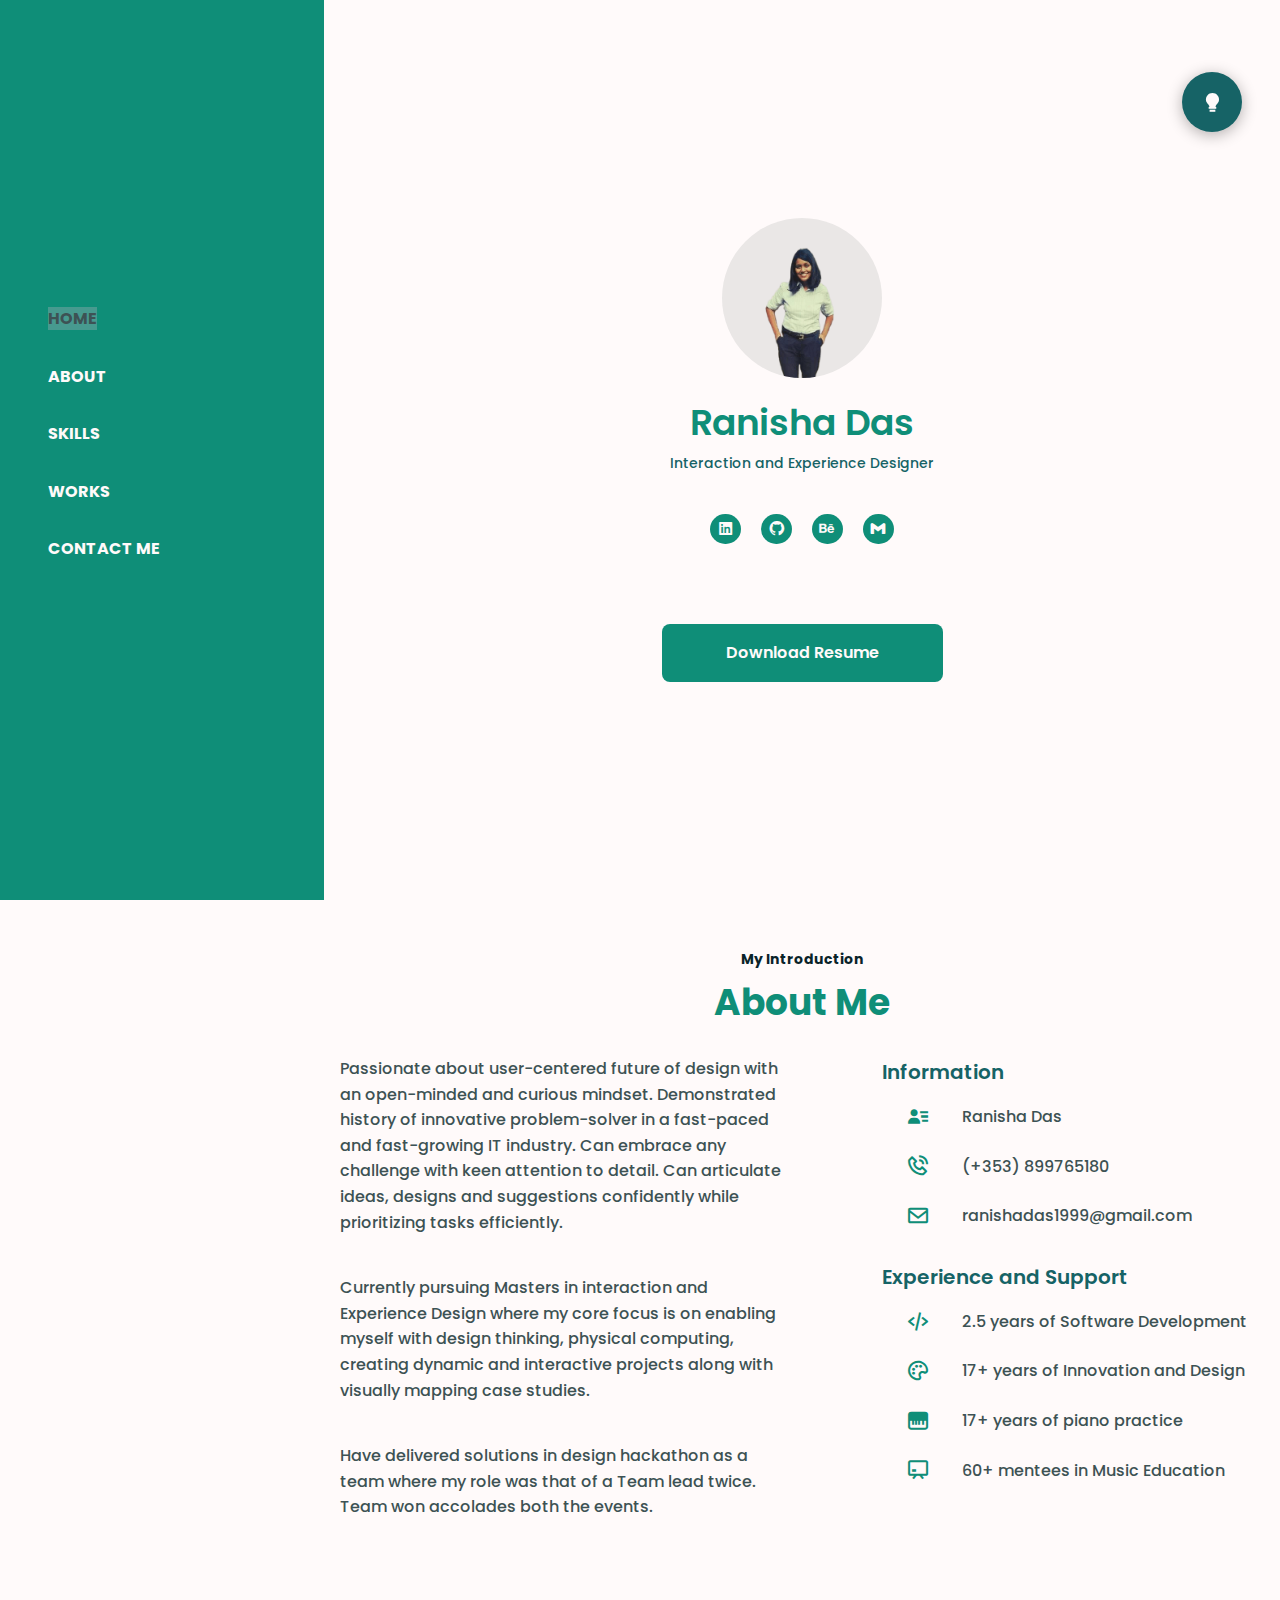
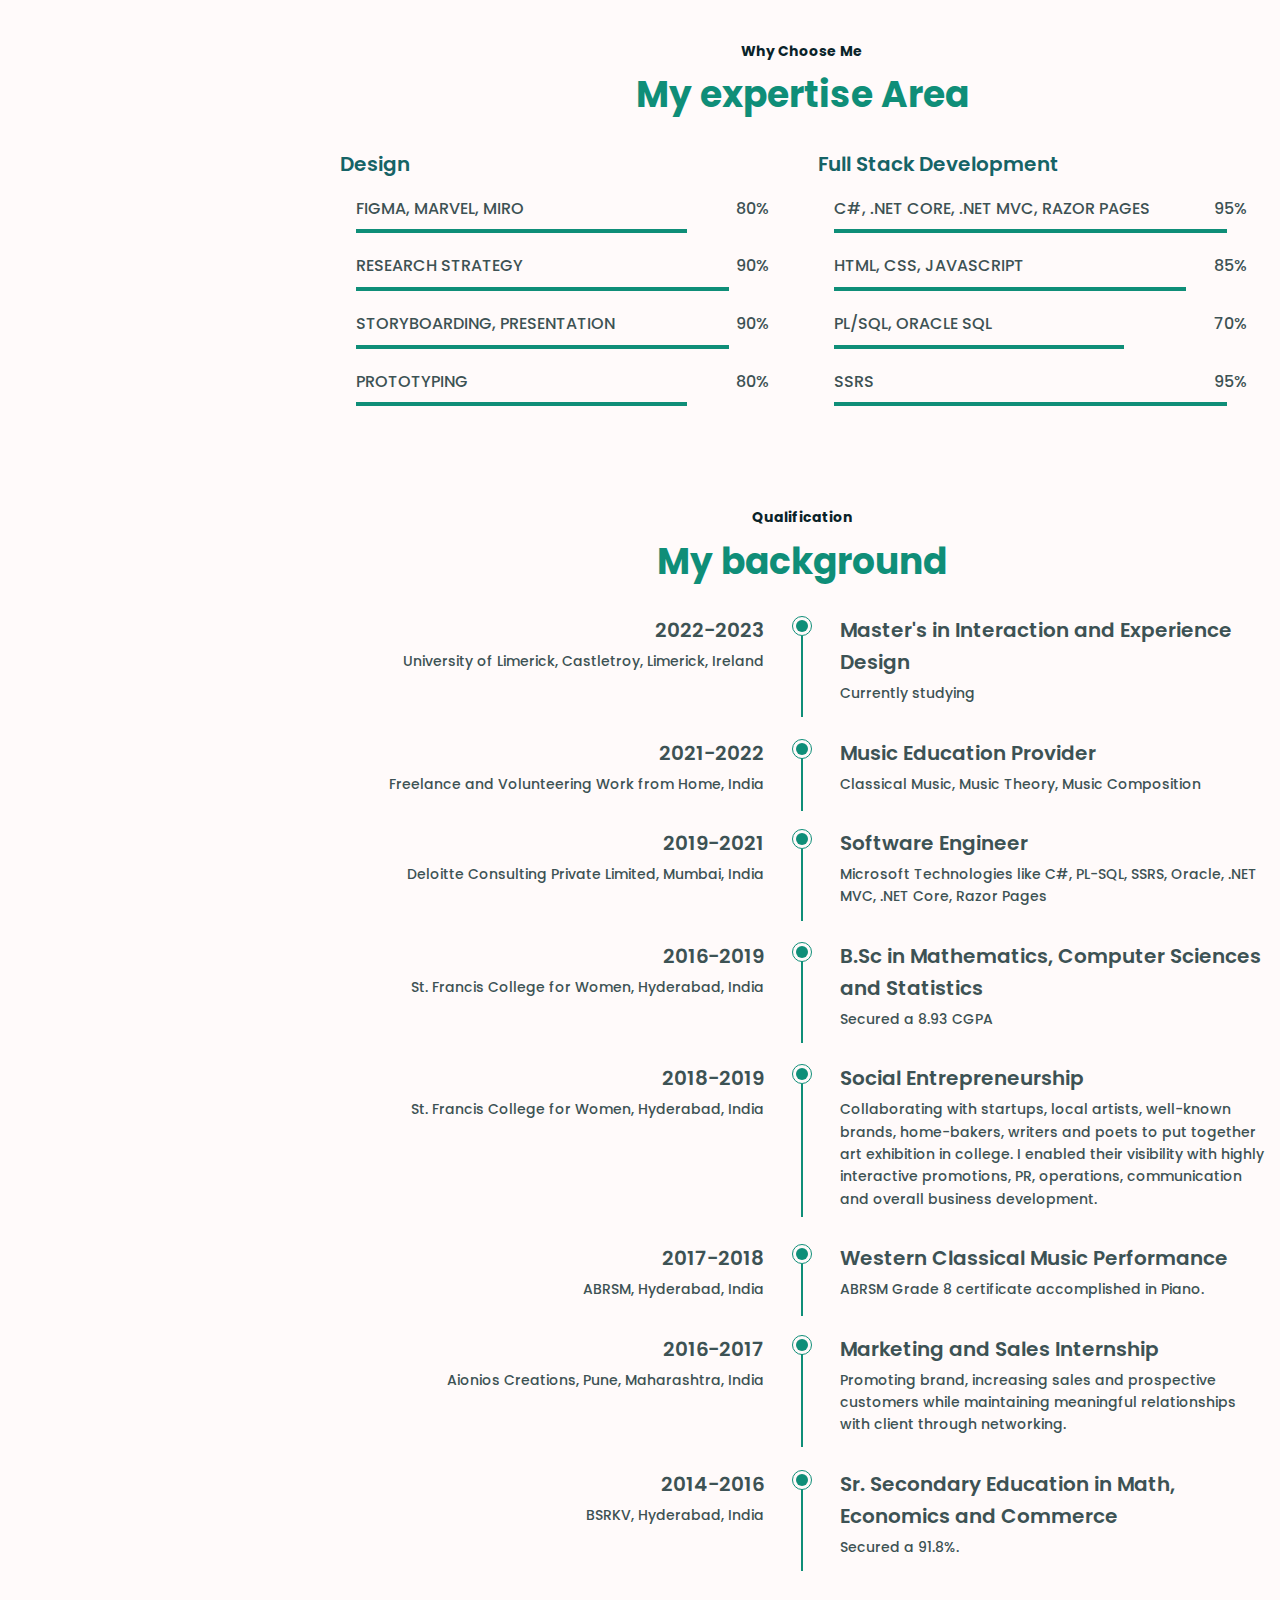
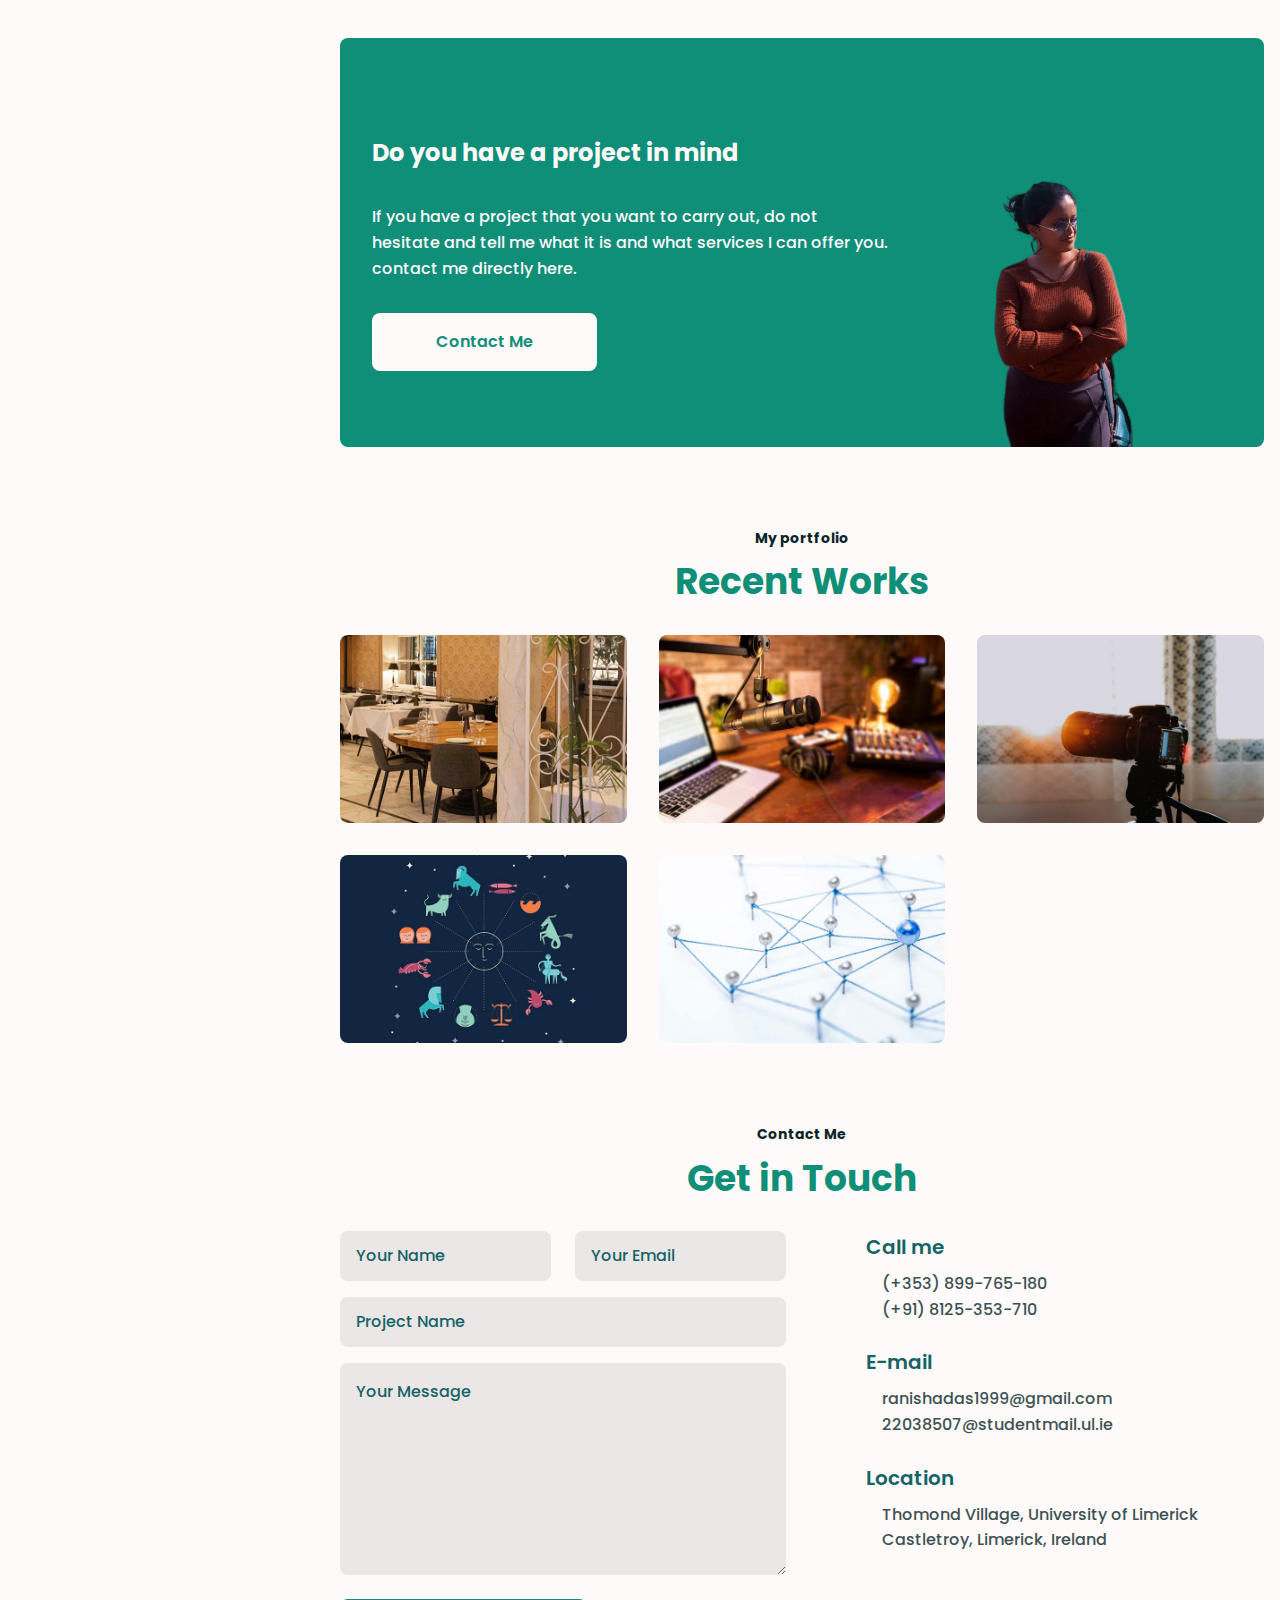
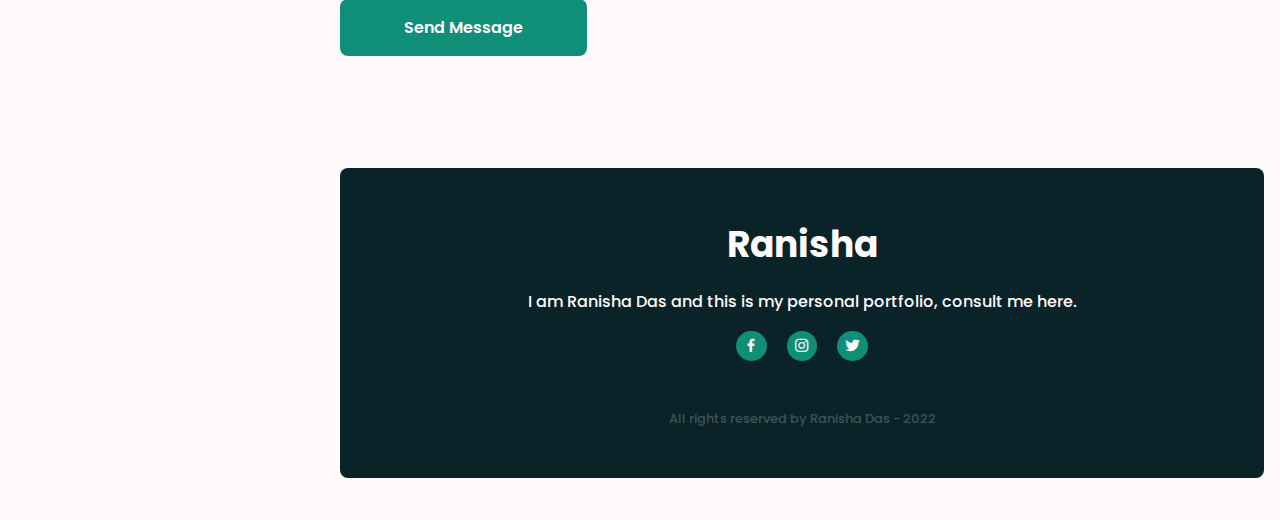
<file: index.html>
<!DOCTYPE html>
<html lang="en">
    <head>
        <meta charset="UTF-8">
        <meta name="viewport" content="width=device-width, initial-scale=1.0">

        <!-- ===== CSS ===== -->
        <link rel="stylesheet" href="assets/css/style.css">

        <!-- ===== BOX ICONS ===== -->
        <link href='https://unpkg.com/boxicons@2.1.4/css/boxicons.min.css' rel='stylesheet'>

        <title>Ranisha Das - Portfolio</title>
    </head>
    <body class="main">
        <!--===== HEADER =====-->
        <header class="header1">
            <nav class="nav  bd-grid">
                <div class="nav_toggle" id="nav-toggle">
                    <i class='bx bx-menu'></i>
                </div>

                <div>
                    <a href="#" class="nav_logo">Ranisha</a>
                </div>
                
                <div class="nav_menu" id="nav-menu">
                    <div class="nav_close" id="nav-close">
                        <i class='bx bx-x'></i>
                    </div>

                    <ul class="nav_list">
                        <li class="nav_item"><a href="#home" class="nav_link active">Home</a></li>
                        <li class="nav_item"><a href="#about" class="nav_link">About</a></li>
                        <li class="nav_item"><a href="#skills" class="nav_link">Skills</a></li>
                        <li class="nav_item"><a href="#works" class="nav_link">Works</a></li>
                        <li class="nav_item"><a href="#contact" class="nav_link">Contact Me</a></li>
                    </ul>

                </div>
            </nav>
        </header>

        <main class="l-main">
            <!--===== HOME =====-->
            <section class="home" id="home">
                <div class="home_container bd-grid">
                    <div class="home_data">
                        <div class="home_img">
                            <img src="assets/img/home.png" alt="">
                        </div>

                        <h1 class="home_title">Ranisha Das</h1>
                        <span class="home_profession">Interaction and Experience Designer</span>

                        <div class="home_social">
                            <a href="https://www.linkedin.com/in/ranishadas/" target="_blank" class="home_social-link"><i class='bx bxl-linkedin-square'></i></a>
                            <a href="https://github.com/dev-RD-svg?tab=repositories" target="_blank" class="home_social-link"><i class='bx bxl-github'></i></a>
                            <a href="https://ranishadas-portfolio.my.canva.site/" target="_blank" class="home_social-link"><i class='bx bxl-behance'></i></a>
                            <a href="mailto:ranishadas1999@gmail.com" target="_blank" class="home_social-link"><i class='bx bxl-gmail'></i></a>
                        </div>

                        <a href="assets/RANISHA_DAS_CV_oct 30.pdf" target="_blank" download class="button home_button">Download Resume</a>
                    </div>
                </div>
            </section>

            <!--===== ABOUT =====-->
            <section class="about section" id="about">
                <span class="section-subtitle">My Introduction</span>
                <h2 class="section-title">About Me</h2>

                <div class="about_container bd-grid">
                    <div class="about_data">
                        <p class="about_description">Passionate about user-centered future of design with an open-minded  and curious mindset. Demonstrated history of innovative problem-solver in a fast-paced and fast-growing IT industry. Can embrace any challenge with keen attention to detail. Can articulate ideas, designs and suggestions confidently while prioritizing tasks efficiently.</p>
                        <p class="about_description">Currently pursuing Masters in interaction and Experience Design where my core focus is on enabling myself with design thinking, physical computing, creating dynamic and interactive projects along with visually mapping case studies.</p>                            
                        <p class="about_description">Have delivered solutions in design hackathon as a team where my role was that of a Team lead twice. Team won accolades both the events.</p>
                        
                    </div>

                    <div>
                        <div class="about_information">
                            <h3 class="about_information-title">Information</h3>
    
                            <div class="about_information-data">
                                <i class='bx bxs-user-detail about_information-icon'></i>
                                <span>Ranisha Das</span>
                            </div>
    
                            <div class="about_information-data">
                                <i class='bx bx-phone-call about_information-icon' ></i>
                                <span>(+353) 899765180</span>
                            </div>
    
                            <div class="about_information-data">
                                <i class='bx bx-envelope about_information-icon' ></i>
                                <span>ranishadas1999@gmail.com</span>
                            </div>
                        </div>
                        <div class="about_information">
                            <h3 class="about_information-title">Experience and Support</h3>
    
                            <div class="about_information-data">
                                <i class='bx bx-code-alt about_information-icon' ></i>
                                <div class="">
                                    <span class="about_information-subtitle">2.5 years</span>
                                    <span class="about_information-subtitle">of Software Development</span>
                                </div>
                            </div>
    
                            <div class="about_information-data">
                                <i class='bx bx-palette about_information-icon' ></i>
                                <div class="">
                                    <span class="about_information-subtitle">17+ years</span>
                                    <span class="about_information-subtitle">of Innovation and Design</span>
                                </div>
                            </div>
    
                            <div class="about_information-data">
                                <i class='bx bxs-piano about_information-icon' ></i>
                                <div class="">
                                    <span class="about_information-subtitle">17+ years</span>
                                    <span class="about_information-subtitle">of piano practice</span>
                                </div>
                            </div>
    
                            <div class="about_information-data">
                                <i class='bx bx-chalkboard about_information-icon' ></i>
                                <div class="">
                                    <span class="about_information-subtitle">60+ mentees</span>
                                    <span class="about_information-subtitle">in Music Education</span>
                                </div>
                            </div>
    
                        </div>
                    </div>
                   
                </div>
            </section>

            <!--===== SKILLS =====-->
            <section class="skills section" id="skills">
                <span class="section-subtitle">Why Choose Me</span>
                <h2 class="section-title">My expertise Area</h2>

                <div class="skills_container bd-grid">
                    <div class="skills_content">
                        <h3 class="skills_subtitle">Design</h3>

                        <div class="skills_data">
                            <span class="skills_name">Figma, Marvel, Miro</span>
                            <span class="skills_number">80%</span>
                            <span class="skills_bar skills_figma"></span>
                        </div>

                        <div class="skills_data">
                            <span class="skills_name">Research Strategy</span>
                            <span class="skills_number">90%</span>
                            <span class="skills_bar skills_research"></span>
                        </div>

                        <div class="skills_data">
                            <span class="skills_name">Storyboarding, Presentation</span>
                            <span class="skills_number">90%</span>
                            <span class="skills_bar skills_ppt"></span>
                        </div>

                        <div class="skills_data">
                            <span class="skills_name">Prototyping</span>
                            <span class="skills_number">80%</span>
                            <span class="skills_bar skills_prototype"></span>
                        </div>
                    </div>

                    <div class="skills_content">
                        <h3 class="skills_subtitle">Full Stack Development</h3>

                        <div class="skills_data">
                            <span class="skills_name">C#, .NET Core, .NET MVC, Razor Pages</span>
                            <span class="skills_number">95%</span>
                            <span class="skills_bar skills_net"></span>
                        </div>

                        <div class="skills_data">
                            <span class="skills_name">HTML, CSS, Javascript</span>
                            <span class="skills_number">85%</span>
                            <span class="skills_bar skills_htmlcss"></span>
                        </div>

                        <div class="skills_data">
                            <span class="skills_name">PL/SQL, Oracle SQL</span>
                            <span class="skills_number">70%</span>
                            <span class="skills_bar skills_sqloracle"></span>
                        </div>

                        <div class="skills_data">
                            <span class="skills_name">SSRS</span>
                            <span class="skills_number">95%</span>
                            <span class="skills_bar skills_ssrs"></span>
                        </div>
                    </div>
                </div>
            </section>

            <!--===== EDUCATION =====-->
            <section class="education section">
                <span class="section-subtitle">Qualification</span>
                <h2 class="section-title">My background</h2>

                <div class="education_container bd-grid">
                    <div class="education_content">
                        <div>
                            <h3 class="education_year">2022-2023</h3>
                            <span class="education_university">University of Limerick, Castletroy, Limerick, Ireland</span>
                        </div>

                        <div class="education_time">
                            <span class="education_rounder"></span>
                            <span class="education_line"></span>
                        </div>

                        <div>
                            <h3 class="education_race">Master's in Interaction and Experience Design</h3>
                            <span class="education_speciality">Currently studying</span>
                        </div>
                    </div>

                    <div class="education_content">
                        <div>
                            <h3 class="education_year">2021-2022</h3>
                            <span class="education_university">Freelance and Volunteering Work from Home, India</span>
                        </div>

                        <div class="education_time">
                            <span class="education_rounder"></span>
                            <span class="education_line"></span>
                        </div>

                        <div>
                            <h3 class="education_race">Music Education Provider</h3>
                            <span class="education_speciality">Classical Music, Music Theory, Music Composition</span>
                        </div>
                    </div>

                    <div class="education_content">
                        <div>
                            <h3 class="education_year">2019-2021</h3>
                            <span class="education_university">Deloitte Consulting Private Limited, Mumbai, India</span>
                        </div>

                        <div class="education_time">
                            <span class="education_rounder"></span>
                            <span class="education_line"></span>
                        </div>

                        <div>
                            <h3 class="education_race">Software Engineer</h3>
                            <span class="education_speciality">Microsoft Technologies like C#, PL-SQL, SSRS, Oracle, .NET MVC, .NET Core, Razor Pages</span>
                        </div>

                    </div> 

                    <div class="education_content">
                        <div>
                            <h3 class="education_year">2016-2019</h3>
                            <span class="education_university">St. Francis College for Women, Hyderabad, India</span>
                        </div>

                        <div class="education_time">
                            <span class="education_rounder"></span>
                            <span class="education_line"></span>
                        </div>

                        <div>
                            <h3 class="education_race">B.Sc in Mathematics, Computer Sciences and Statistics</h3>
                            <span class="education_speciality">Secured a 8.93 CGPA</span>
                        </div>

                    </div> 
                    <div class="education_content">
                        <div>
                            <h3 class="education_year">2018-2019</h3>
                            <span class="education_university">St. Francis College for Women, Hyderabad, India</span>
                        </div>

                        <div class="education_time">
                            <span class="education_rounder"></span>
                            <span class="education_line"></span>
                        </div>

                        <div>
                            <h3 class="education_race">Social Entrepreneurship</h3>
                            <span class="education_speciality">Collaborating with startups, local artists, well-known brands, home-bakers, writers and poets to put together art exhibition in college. I enabled their visibility with highly interactive promotions, PR,  operations, communication and overall business development.</span>
                        </div>

                    </div> 
                    <div class="education_content">
                        <div>
                            <h3 class="education_year">2017-2018</h3>
                            <span class="education_university">ABRSM, Hyderabad, India</span>
                        </div>

                        <div class="education_time">
                            <span class="education_rounder"></span>
                            <span class="education_line"></span>
                        </div>

                        <div>
                            <h3 class="education_race">Western Classical Music Performance</h3>
                            <span class="education_speciality">ABRSM Grade 8 certificate accomplished in Piano.</span>
                        </div>

                    </div> 
                    <div class="education_content">
                        <div>
                            <h3 class="education_year">2016-2017</h3>
                            <span class="education_university">Aionios Creations, Pune, Maharashtra, India</span>
                        </div>

                        <div class="education_time">
                            <span class="education_rounder"></span>
                            <span class="education_line"></span>
                        </div>

                        <div>
                            <h3 class="education_race">Marketing and Sales Internship</h3>
                            <span class="education_speciality">Promoting brand, increasing sales and prospective customers while maintaining meaningful relationships with client through networking.</span>
                        </div>

                    </div> 
                    <div class="education_content">
                        <div>
                            <h3 class="education_year">2014-2016</h3>
                            <span class="education_university">BSRKV, Hyderabad, India</span>
                        </div>

                        <div class="education_time">
                            <span class="education_rounder"></span>
                            <span class="education_line"></span>
                        </div>

                        <div>
                            <h3 class="education_race">Sr. Secondary Education in Math, Economics and Commerce</h3>
                            <span class="education_speciality">Secured a 91.8%.</span>
                        </div>

                    </div> 
                </div>

            </section>

            <!--===== PROJECT IN MIND =====-->
            <section class="project section">
                <div class="project_container bd-grid">
                    <div class="project_data">
                        <h2 class="section project-title">Do you have a project in mind</h2>
                            <p class="project_description">If you have a project that you want to carry out, do not hesitate and tell me what it is and what services I can offer you. contact me directly here.</p>
                            <a href="#contact" class="button button_light">Contact Me</a>
                    </div>
                    <img src="assets/img/mumbai.png" alt="" class="project_img">
                </div>
            </section>

            <!--===== WORKS =====-->
            <section class="works section" id="works">
                <span class="section-subtitle">My portfolio</span>
                <h2 class="section-title">Recent Works</h2>

                <div class="works_container bd-grid">
                    <div class="works_img">
                        <img src="assets/img/work1.jpg" alt="">
                        
                        <div class="works_data">
                            <a href="projects.html#project1" class="works_link"><i class='bx bx-link' ></i></a>
                            <span class="works_title">Design Thinking</span>
                        </div>
                    </div>

                    <div class="works_img">
                        <img src="assets/img/work2.jpg" alt="">

                        <div class="works_data">
                            <a href="projects.html#project2" class="works_link"><i class='bx bx-link' ></i></a>
                            <span class="works_title">Sound Story</span>
                        </div>
                    </div>

                    <div class="works_img">
                        <img src="assets/img/work3.jpg" alt="">

                        <div class="works_data">
                            <a href="projects.html#project3" class="works_link"><i class='bx bx-link' ></i></a>
                            <span class="works_title">Photography</span>
                        </div>
                    </div>

                    <div class="works_img">
                        <img src="assets/img/work4.jpg" alt="">

                        <div class="works_data">
                            <a href="projects.html#project4" class="works_link"><i class='bx bx-link' ></i></a>
                            <span class="works_title">Horoscope Teller</span>
                        </div>
                    </div>

                    <div class="works_img">
                        <img src="assets/img/work5.jpg" alt="">

                        <div class="works_data">
                            <a href="#" class="works_link"><i class='bx bx-link' ></i></a>
                            <span class="works_title">ANT Theory</span>
                        </div>
                    </div>

                    <!--<div class="works_img">
                        <img src="assets/img/work6.jpg" alt="">

                        <div class="works_data">
                            <a href="#" class="works_link"><i class='bx bx-link' ></i></a>
                            <span class="works_title">Work 6</span>
                        </div>
                    </div> -->
                </div>
            </section>

            <!--===== CONTACT =====-->
            <section class="contact section" id="contact">
                <span class="section-subtitle">Contact Me</span>
                <h2 class="section-title">Get in Touch</h2>

                <div class="contact_container bd-grid">
                    <form action="" name="submit-to-google-sheet" class="contact_form">
                        <div class="contact_inputs">
                            <input type="text" name="Name" placeholder="Your Name" class="contact_input">
                            <input type="mail" name="Email" placeholder="Your Email" class="contact_input">
                        </div>

                        <input type="text" name="Project_name" placeholder="Project Name" class="contact_input">
                        
                        <textarea name="Message" id="" cols="0" rows="10" placeholder="Your Message" class="contact_input"></textarea>
                        
                        <input type="submit" value="Send Message" class="button contact_button">
                    </form>
                    
                    <div>
                        <div class="contact_info">
                            <h3 class="contact_subtitle">Call me</h3>
                            <span class="contact_text">(+353) 899-765-180</span>
                            <span class="contact_text">(+91) 8125-353-710</span>
                        </div>

                        <div class="contact_info">
                            <h3 class="contact_subtitle">E-mail</h3>
                            <span class="contact_text">ranishadas1999@gmail.com</span>
                            <span class="contact_text">22038507@studentmail.ul.ie</span>
                        </div>

                        <div class="contact_info">
                            <h3 class="contact_subtitle">Location</h3>
                            <span class="contact_text">Thomond Village, University of Limerick</span>
                            <span class="contact_text">Castletroy, Limerick, Ireland</span>
                        </div>
                    </div>
                    <span id="msg"></span>
                </div>
            </section>

            <!--===== TOGGLE BETWEEN LIGHT AND DARK MODE =====-->
            <div class="theme-btn">
                <i class='bx bxs-bulb' style="font-size: 1.4rem; color: var(--first-color-lighten); pointer-events: none;"></i>
            </div>


        </main>

        <!--===== FOOTER =====-->
        <footer class="footer section">
            <div class="footer_container bd-grid">
                <h1 class="footer_title">Ranisha</h1>
                <p class="footer_description">I am Ranisha Das and this is my personal portfolio, consult me here.</p>

                <div class="footer_social">
                    <a href="https://www.facebook.com/princess.ranishadas/" target="_blank" class="footer_link"><i class='bx bxl-facebook' ></i></a>
                    <a href="https://www.instagram.com/theshadesofpassionarmyofficial/" target="_blank" class="footer_link"><i class='bx bxl-instagram' ></i></a>
                    <a href="https://twitter.com/RanishaDas" target="_blank" class="footer_link"><i class='bx bxl-twitter' ></i></a>
                </div>

                <p class="footer_copy">All rights reserved by Ranisha Das - 2022</p>
            </div>
        </footer>
        <!--===== MAIN JS =====-->
        <script src="assets/js/main.js"></script>
        <script>
            const scriptURL = 'https://script.google.com/macros/s/AKfycbz4IcA-cynbg7VvkPY4AXx5S3z2k5K3fC9msHhO0dwaprNOEf8iDL4gLzvBtxnaKvRv/exec'
            const form = document.forms['submit-to-google-sheet']
            const msg= document.getElementById("msg")

            form.addEventListener('submit', e => {
              e.preventDefault()
              fetch(scriptURL, { method: 'POST', body: new FormData(form)})
                .then(response => {
                    msg.innerHTML = "Message sent successfully!"
                    setTimeout(function(){
                        msg.innerHTML = ""
                    },5000) //after 5 seconds success message will be removed.
                    form.reset() //it will reset the input fields in the form
                })
                .catch(error => console.error('Error!', error.message))
            })
          </script>
    </body>
</html>
</file>
<file: assets/css/style.css>
/*===== GOOGLE FONTS =====*/
@import url("https://fonts.googleapis.com/css2?family=Poppins:wght@400;500;600;700&display=swap");
/*===== VARIABLES CSS =====*/

:root{
  --header-height: 3rem;
  --nav-width: 324px;

   /*===== Font weight =====*/
  --font-medium: 500;
  --font-semi-bold: 600;
  --font-bold: 700;

  /*===== Colors =====*/
  --first-color: #0f8e78;
  --first-color-dark: #166366;
  --first-color-darken: #092329;
  --text-color: #3d5254;
  /*  --first-color: #CC4B2C;
  --first-color-dark: #662616;
  --first-color-darken: #290F09;
  --text-color: #54423D; */
  --first-color-light: #EAE7E6;
  --first-color-lighten: #FFFAFA;

  /*===== Font and typography =====*/
  --body-font: 'Poppins', sans-serif;
  --h1-font-size: 1.5rem;
  --h2-font-size: 1.25rem;
  --h3-font-size: 1rem;
  --normal-font-size: .938rem;
  --small-font-size: .813rem;
  --smaller-font-size: .75rem;

  /*===== Margins =====*/
  --mb-1: .5rem;
  --mb-2: 1rem;
  --mb-3: 1.5rem;
  --mb-4: 2rem;
  --mb-5: 2.5rem;

  /*===== z index =====*/
  --z-fixed: 100;
}

@media screen and (min-width: 768px){
    :root{
        --h1-font-size: 2.25rem;
        --h2-font-size: 1.5rem;
        --h3-font-size: 1.25rem;
        --normal-font-size: 1rem;
        --small-font-size: .875rem;
        --smaller-font-size: .813rem;
    }
}

/*===== BASE =====*/
*,::before,::after{
    box-sizing: border-box;
}

html{
    scroll-behavior: smooth;
}

.light-mode{
    /*===== Colors =====*/
  /*--first-color: #0f8e78;
  --first-color-dark: #166366;
  --first-color-darken: #092329;
  --text-color: #3d5254;
  --first-color-light: ;
  --first-color-lighten: ; */

  --first-color: #0f8e78;
  --first-color-dark: #EAE7E6;
  --first-color-darken: #FFFAFA;
  --text-color: #84adb1;
  --first-color-light: #166366;
  --first-color-lighten: #092329;
}

body{
    margin: var(--header-height) 0 0 0;
    font-family: var(--body-font);
    font-size: var(--normal-font-size);
    font-weight: var(--font-medium);
    background-color: var(--first-color-lighten);
    color: var(--text-color);
    line-height: 1.6;
}

h1,h2,h3,p{
    margin: 0;
}

h3{
    font-weight: var(--font-semi-bold);
}

ul{
    margin: 0;
    padding: 0;
    list-style: none;
}

a{
    text-decoration: none;
    color: var(--text-color);
}

img{
    max-width: 100%;
    height: auto;
    display: block;
}

/*===== CLASS CSS ===== */
.section{
    padding: 4rem 0 2rem;
}

.section-title{
    font-size: var(--h1-font-size);
    color:var(--first-color);
    margin-bottom: var(--mb-3);
    text-align: center;
}

.section-subtitle{
    display: block;
    font-size: var(--small-font-size);
    color: var(--first-color-darken);
    text-align: center;
    font-weight: var(--font-bold);
    margin-bottom: .25rem;
}
/*===== LAYOUT =====*/
.bd-grid{
    max-width: 1024px;
    display: grid;
    grid-template-columns: 100%;
    column-gap: 2rem;
    width: calc(100% - 2rem);
    margin-left: var(--mb-2);
    margin-right: var(--mb-2);
}

.header1{
    width: 100%;
    position: fixed;
    top: 0;
    left: 0;
    z-index: var(--z-fixed);
    background-color: var(--first-color-lighten);
    box-shadow: 0 2px 4px rgba(0,0,0,.1);
}

/*===== NAV =====*/
.nav{
    height: var(--header-height);
    display: flex;
    justify-content: space-between;
    align-items: center;
}
.nav_menu{
    position: fixed;
    top: 0;
    left: -100%;
    width: 90%;
    height: 100vh;
    padding: 3rem;
    display: flex;
    align-items: center;
    background-color: var(--first-color);
    transition: .5s;
}

.nav_close{
    position: absolute;
    top: 1rem;
    right: 1rem;
    font-size: 2rem;
    color: var(--first-color-dark);
    cursor: pointer;
}

.nav_item{
    margin-bottom: var(--mb-4);
}

.nav_link{
    font-size: 1rem;
    text-transform: uppercase;
    color: var(--first-color-lighten);
    font-weight: var(--font-bold);
    transition: .3s;
}

.nav_link:hover{
    color: var(--text-color);
}

.nav_toggle{
    color: var(--first-color-dark);
    font-size: 1.3rem;
    cursor: pointer;
}
/*=== Show menu ===*/
.show{
    left: 0;
}

/*Active menu*/
.active{
    color: var(--text-color);
}

/*===== HOME =====*/
.home_container{
    height: calc(100vh - var(--header-height));
    align-items: center;
}

.home_data{
    display: flex;
    flex-direction: column;
    align-items: center;
    height: max-content;
    text-align: center;
}

.home_img{
    padding-top: 1rem;
    padding-left: .9rem;
    width: 160px;
    height: 160px;
    background-color: var(--first-color-light);
    border-radius: 50%;
    overflow: hidden;
    margin-bottom: var(--mb-2);
}

.home_img img{
    width: 155px;
}

.home_title{
    font-size: var(--h1-font-size);
    color: var(--first-color);
    font-weight: var(--font-semi-bold);
}

.home_profession{
    font-size: var(--small-font-size);
    color: var(--first-color-dark);
    margin-bottom: var(--mb-5);
}

.home_social{
    margin-bottom: 5rem;
}

.home_social-link{
    display: inline-flex;
    background-color: var(--first-color);
    color: var(--first-color-lighten);
    font-size: 1.1rem;
    border-radius: 50%;
    padding: .4rem;
    margin: 0 var(--mb-1);
    transition: .3s;
}

.home_social-link:hover{
    background-color: var(--first-color-dark);
}
/*BUTTONS*/
.button{
    display: inline-block;
    background-color: var(--first-color);
    color: var(--first-color-lighten);
    padding: 1rem 4rem;
    font-weight: var(--font-semi-bold);
    border-radius: .5rem;
    transition: .3s;
}

.button:hover{
    background-color: var(--first-color-dark);
}

.button_light{
    background-color: var(--first-color-lighten);
    color: var(--first-color);
}

.button_light:hover{
    color: var(--first-color-lighten);
}
/*=====TOGGLE BETWEEN LIGHT AND DARK MODE=====*/
.theme-btn{
    top: 8%;
    right: 3%;
    cursor: pointer;
    background-color: var(--first-color-dark);
    color: var(--first-color-lighten);
    width: 60px;
    height: 60px;
    border-radius: 50%;
    display: flex;
    position: fixed;
    justify-content: center;
    align-items: center;
    box-shadow: 0 3px 15px rgba(0,0,0,.3);
    transition: all .1s ease-in-out;
    
}

.theme-btn:active{
    transform: translateY(-5px);
}

/*=====carousel=====*/
* {box-sizing:border-box}

/* Slideshow container */
.slideshow-container {
  max-width: 1000px;
  position: relative;
  margin: auto;
}

/* Hide the images by default */
.mySlides {
  display: none;
}

/* Next & previous buttons */
.prev, .next {
  cursor: pointer;
  position: absolute;
  top: 50%;
  width: auto;
  margin-top: -22px;
  padding: 16px;
  color: white;
  font-weight: bold;
  font-size: 18px;
  transition: 0.6s ease;
  border-radius: 0 3px 3px 0;
  user-select: none;
}

/* Position the "next button" to the right */
.next {
  right: 0;
  border-radius: 3px 0 0 3px;
}

/* On hover, add a black background color with a little bit see-through */
.prev:hover, .next:hover {
  background-color: rgba(0,0,0,0.8);
}

/* Caption text */
.text {
  color: #f2f2f2;
  font-size: 15px;
  padding: 8px 12px;
  position: absolute;
  bottom: 8px;
  width: 100%;
  text-align: center;
}

/* Number text (1/3 etc) */
.numbertext {
  color: #f2f2f2;
  font-size: 12px;
  padding: 8px 12px;
  position: absolute;
  top: 0;
}

/* The dots/bullets/indicators */
.dot {
  cursor: pointer;
  height: 15px;
  width: 15px;
  margin: 0 2px;
  background-color: #bbb;
  border-radius: 50%;
  display: inline-block;
  transition: background-color 0.6s ease;
}

.active, .dot:hover {
  background-color: #479a8f;
}

/* Fading animation */
.fade {
  animation-name: fade;
  animation-duration: 1.5s;
}

@keyframes fade {
  from {opacity: .4}
  to {opacity: 1}
}



/* ===== ABOUT =====*/
.about_container{
    row-gap: 2rem;
}
.about_data{
    text-align: center;
}
.about_description{
    margin-bottom: var(--mb-4);
}
.about_img{
    width: 150px;
    border-radius: .5rem;
    margin: 0 auto;
}

.about_information{
    margin-bottom: var(--mb-4);
}
.about_information-title{
    font-size: var(--h3-font-size);
    color: var(--first-color-dark);
    margin-bottom: var(--mb-2);
}
.about_information-data{
    display: flex;
    align-items:center;
    padding-left: 1.5rem;
    margin-bottom: var(--mb-3);
}

.about_information-icon{
    font-size: 1.5rem;
    color: var(--first-color);
    margin-right: var(--mb-4);
}

.about_information-subtitle-small{
    font-size: var(--small-font-size)
}

/* ===== SKILLS =====*/
.skills_container{
    row-gap: 2rem;
}
.skills_subtitle{
    font-size: var(--h3-font-size);
    color: var(--first-color-dark);
    margin-bottom: var(--mb-2);
}

.skills_data{
    position: relative;
    display: flex;
    justify-content: space-between;
    margin: 0 var(--mb-2);
    margin-bottom: var(--mb-4);
}

.skills_name{
    text-transform: uppercase;
}
.skills_bar{
    position: absolute;
    bottom: -.75rem;
    height: .25rem;
    background-color: var(--first-color);
}

.skills_figma{
    width: 80%;
}
.skills_research{
    width: 90%;
}
.skills_ppt{
    width: 90%;
}
.skills_prototype{
    width: 80%;
}

.skills_net{
    width: 95%;
}
.skills_htmlcss{
    width: 85%;
}
.skills_sqloracle{
    width: 70%;
}
.skills_ssrs{
    width: 95%;
}

/* ===== EDUCATION =====*/
.education_container{
    row-gap: 2rem;
}

.education_content{
    display: grid;
    grid-template-columns: 1fr max-content 1fr;
}

.education_year, .education_race{
    font-size: var(--h3-font-size);
    margin-bottom: .25rem;
}

.education_university, .education_speciality{
    display: block;
    font-size: var(--small-font-size);
}

.education_year, .education_university{
    text-align: right;
}

.education_time{
    padding: 0 1rem;
    justify-self: center;
}

.education_rounder{
    position: relative;
    display: inline-block;
    width: 12px;
    height: 12px;
    background-color: var(--first-color);
    border-radius: 50%;
}

.education_rounder::before{
    content: '';
    position: absolute;
    transform: translate(-4px, -4px);
    width: 20px;
    height: 20px;
    border: 1px solid var(--first-color);
    border-radius: 50%;
}
.education_line{
    display:block;
    height: 90%;
    width: 2px;
    background-color: var(--first-color);
    transform: translate(5px, -4px);
}

/* ===== SERVICES =====*/
.services_container{
    row-gap: 2rem;
}
.services_content{
    padding: 1.5rem, .5rem;
    border: 2px solid var(--first-color);
    border-radius: .5rem;
    text-align: center;
}
.services_icon{
    font-size: 2rem;
    padding: .5rem;
    background-color: var(--first-color);
    color: var(--first-color-lighten);
    border-radius: 50%;
    margin-bottom: var(--mb-2);
}

.services_title{
    font-size: 1.25rem;
    color: var(--first-color-dark);
    margin-bottom: var(--mb-1);
}

.services_content, .services_icon, .services_title, .services_description{
    transition: .5s;
}
.services_content:hover{
    background-color: var(--first-color);
}

.services_content:hover .services_icon{
    background-color: var(--first-color-lighten);
    color: var(--first-color);
}
.services_content:hover .services_title{
    color: var(--first-color-lighten);
}

.services_content:hover .services_description{
    color: var(--first-color-lighten);
}

/* ===== PROJECT IN MIND  =====*/
.project{
    background-color: var(--first-color);
    padding-bottom: 0;
}
.project_container{
    row-gap: 2rem;
}
.project_data{
    text-align: center;
}
.project_title, .project_container{
    color: var(--first-color-lighten);
}
.project_description{
    margin-bottom: var(--mb-4);
}
.project_img{
    width: 220px;
    justify-self: center;
}

/* ===== WORKS =====*/
.works_container{
    justify-items: center;
    row-gap: 2rem;
}
.works_img{
    position: relative;
    overflow: hidden;
    border-radius: .5rem;
}

.works_data{
    position: absolute;
    bottom: -100%;
    width: 100%;
    height: 100%;
    display: flex;
    flex-direction: column;
    justify-content: center;
    align-items: center;
    background: rgba(25, 183, 167, 0.7);
    border-radius: .5rem;
    transition: .3s;
}

.works_link{
    display: inline-flex;
    font-size: 1.5rem;
    background-color: var(--first-color-lighten);
    color: var(--first-color);
    padding: .25rem;
    margin-bottom: var(--mb-2);
}
.works_title{
    font-size: var(--h2-font-size);
    color: var(--first-color-lighten);
}

.works_img:hover .works_data{
    bottom: 0;
}

/* ===== CONTACT =====*/
.contact_container{
    row-gap: 2rem;
}
.contact_input{
    width: 100%;
    padding: 1rem;
    outline: none;
    border: none;
    background-color: var(--first-color-light);
    font-size: var(--normal-font-size);
    margin-bottom: var(--mb-2);
    border-radius: .5rem;
}
.contact ::placeholder{
    color: var(--first-color-dark);
    font-family: var(--body-font);
    font-weight: var(--font-medium);
}

.contact_button{
    outline: none;
    border: none;
    font-family: var(--body-font);
    font-size: var(--normal-font-size);
    cursor: pointer;
}
.contact_info{
    margin-bottom: var(--mb-3);
}
.contact_subtitle{
    font-size: var(--h3-font-size);
    color: var(--first-color-dark);
    margin-bottom: var(--mb-1);
}

.contact_text{
    display: block;
    padding-left: 1rem;
}
#msg{
    color: var(--first-color-dark);
    display: block;
}



/* ===== PROJECT 5 =====*/
.project5_container{
    row-gap: 2rem;
}
.project5_data{
    text-align: center;
}
.project5_description{
    margin-bottom: var(--mb-4);
}
.project5_img{
    width: 150px;
    border-radius: .5rem;
    margin: 0 auto;
}

.project5_information{
    margin-bottom: var(--mb-4);
}
.project5_information-title{
    font-size: var(--h3-font-size);
    color: var(--first-color-dark);
    margin-bottom: var(--mb-2);
}
.project5_information-data{
    display: flex;
    align-items:center;
    padding-left: 1.5rem;
    margin-bottom: var(--mb-3);
}

.project5_information-icon{
    font-size: 1.5rem;
    color: var(--first-color);
    margin-right: var(--mb-4);
}

.project5_information-subtitle-small{
    font-size: var(--small-font-size)
}
/* ===== ANT ESSAY  =====*/
.ant{
    background-color: var(--first-color);
    padding-bottom: 0;
}
.ant_container{
    row-gap: 2rem;
    background-color: var(--first-color);
}
.ant_data{
    text-align: initial;
}
.project_title, .ant_container{
    color: var(--first-color-lighten);
}
.ant_description{
    margin-bottom: var(--mb-4);
}

/* ===== FOOTER =====*/
.footer{
    background-color: var(--first-color-darken);
    color: var(--first-color-lighten);
    text-align: center;
}
.footer_title{
    font-size: var(--h1-font-size);
    margin-bottom: var(--mb-2);
}
.footer_description{
    margin-bottom: var(--mb-2);
}
.footer_social{
    margin-bottom: 3rem;
}
.footer_link{
    display: inline-flex;
    background-color: var(--first-color);
    color: var(--first-color-lighten);
    font-size: 1.1rem;
    border-radius: 50%;
    padding: .40rem;
    margin: 0 var(--mb-1);
    transition: .3s;
}
.footer_link:hover{
background-color: var(--first-color-lighten);
color: var(--first-color);
}
.footer_copy{
    font-size: var(--smaller-font-size);
    color: var(--text-color);
}


/* ===== MEDIA QUERIES=====*/
@media screen and (min-width: 768px){
    .home_button{
        width: initial;
    }

    .nav_menu{
        width: var(--nav-width);
    }

    .about_container,.skills_container,.services_container,.works_container,.contact_container,.contact_inputs,
    .project5_container{
        grid-template-columns: repeat(2,1fr);
    }

    .about_data,.project5_data{
        text-align: initial;
    }
    .about_description, .project5_description,.ant_description{
        margin-bottom: var(--mb-5);
    }
    .about_img{
        width: 220px;
    }
    .about_information, .project5_information{
        padding-left: 4rem;
    }
    .education_time{
        padding: 0 2rem;
    }
    .project{
        background: none;
    }
    
    .project_container{
        background-color: var(--first-color);
        grid-template-columns: 2fr 1.2fr;
        padding: 0 2rem;
        border-radius: .5rem;
    }

    .project_data{
        padding: 3rem 0;
    }
    .project_title,.project_data{
        text-align: initial;
    }
    .project_img{
        width: 230px;
        align-self: flex-end;
    } 
    .contact_inputs{
        display: grid;
        column-gap: 1.5rem;
    }

    .contact_info{
        padding-left: 3rem;
    }
    .footer{
        background: none;
    }
    .footer_container{
        background-color: var(--first-color-darken);
        padding: 3rem 0;
        border-radius: .5rem;
    }

    .ant_container{
        background-color: var(--first-color);
        /*grid-template-columns: 2fr 1.2fr; */
        padding: 0 2rem;
        border-radius: .5rem;
    }
    .ant_title,.ant_data{
        text-align: initial;
    }
}

@media screen and (min-width: 1024px){
    body{
        margin: 0;
        padding-left: var(--nav-width);
    }

    .header1{
        width: 0;
    }
    .nav_toggle, .nav_logo, .nav_close{
        display: none;
    }
    .nav_menu{
        left: 0;
    }
    .home_container{
        height: 100vh;
    }
    .section{
        padding: 3rem 0 2rem;
    }
    .bd-grid{
        margin-left: auto;
        margin-right: auto;
    }
    .services_container,
    .works_container{
        grid-template-columns: repeat(3, 1fr);
    }
}
</file>
